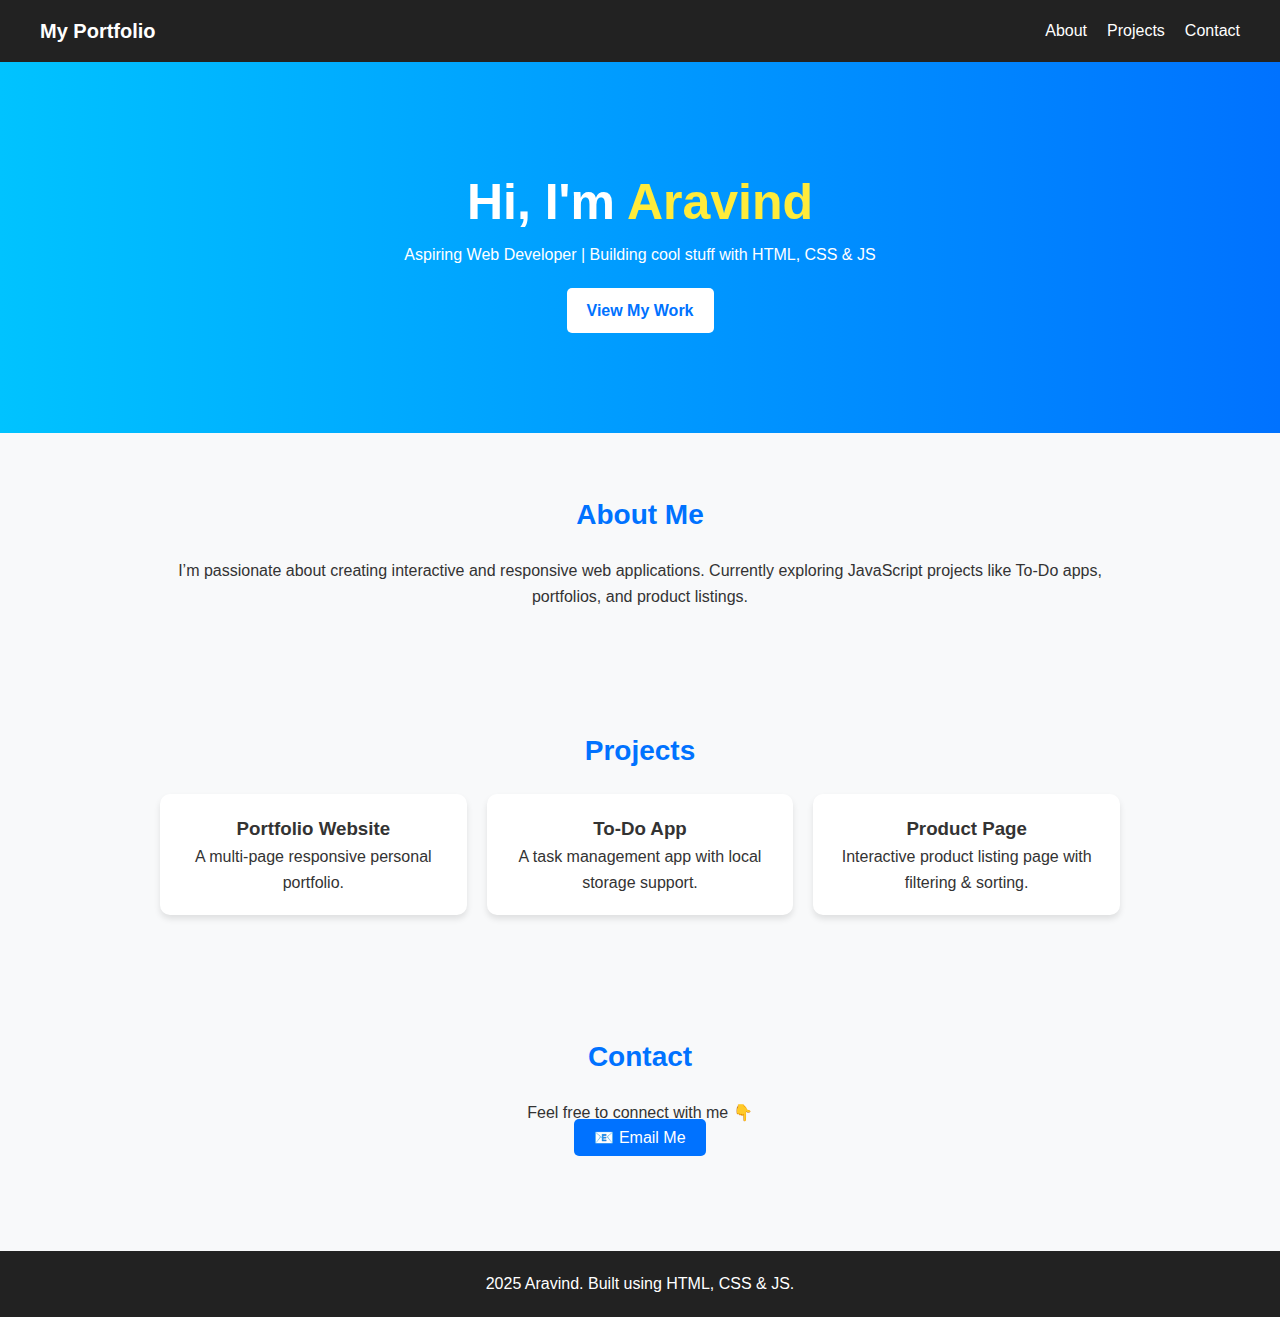
<file: index.html>
<!DOCTYPE html>
<html lang="en">
<head>
  <meta charset="UTF-8">
  <meta name="viewport" content="width=device-width, initial-scale=1.0">
  <title>My Portfolio</title>
  <link rel="stylesheet" href="style.css">
</head>
<body>
  <!-- Navbar -->
  <header>
    <nav>
      <div class="logo">My Portfolio</div>
      <ul>
        <li><a href="#about">About</a></li>
        <li><a href="#projects">Projects</a></li>
        <li><a href="#contact">Contact</a></li>
      </ul>
    </nav>
  </header>

  <!-- Hero Section -->
  <section class="hero">
    <h1>Hi, I'm <span class="highlight">Aravind</span></h1>
    <p>Aspiring Web Developer | Building cool stuff with HTML, CSS & JS</p>
    <a href="#projects" class="btn">View My Work</a>
  </section>

  <!-- About Section -->
  <section id="about" class="section">
    <h2>About Me</h2>
    <p>
      I’m passionate about creating interactive and responsive web applications.  
      Currently exploring JavaScript projects like To-Do apps, portfolios, and product listings.
    </p>
  </section>

  <!-- Projects Section -->
  <section id="projects" class="section">
    <h2>Projects</h2>
    <div class="project-grid">
      <div class="project-card">
        <h3>Portfolio Website</h3>
        <p>A multi-page responsive personal portfolio.</p>
      </div>
      <div class="project-card">
        <h3>To-Do App</h3>
        <p>A task management app with local storage support.</p>
      </div>
      <div class="project-card">
        <h3>Product Page</h3>
        <p>Interactive product listing page with filtering & sorting.</p>
      </div>
    </div>
  </section>
  <!-- Contact Section -->
<section id="contact" class="section">
  <h2>Contact</h2>
  <p>Feel free to connect with me 👇</p>
  <a href="https://mail.google.com/mail/?view=cm&fs=1&to=nakshethram@gmail.com" target="_blank" class="btn">
  📧 Email Me
</a>
</section>
  <footer>
    <p> 2025 Aravind. Built using HTML, CSS & JS.</p>
  </footer>

  <script src="script.js"></script>
</body>
</html>
</file>
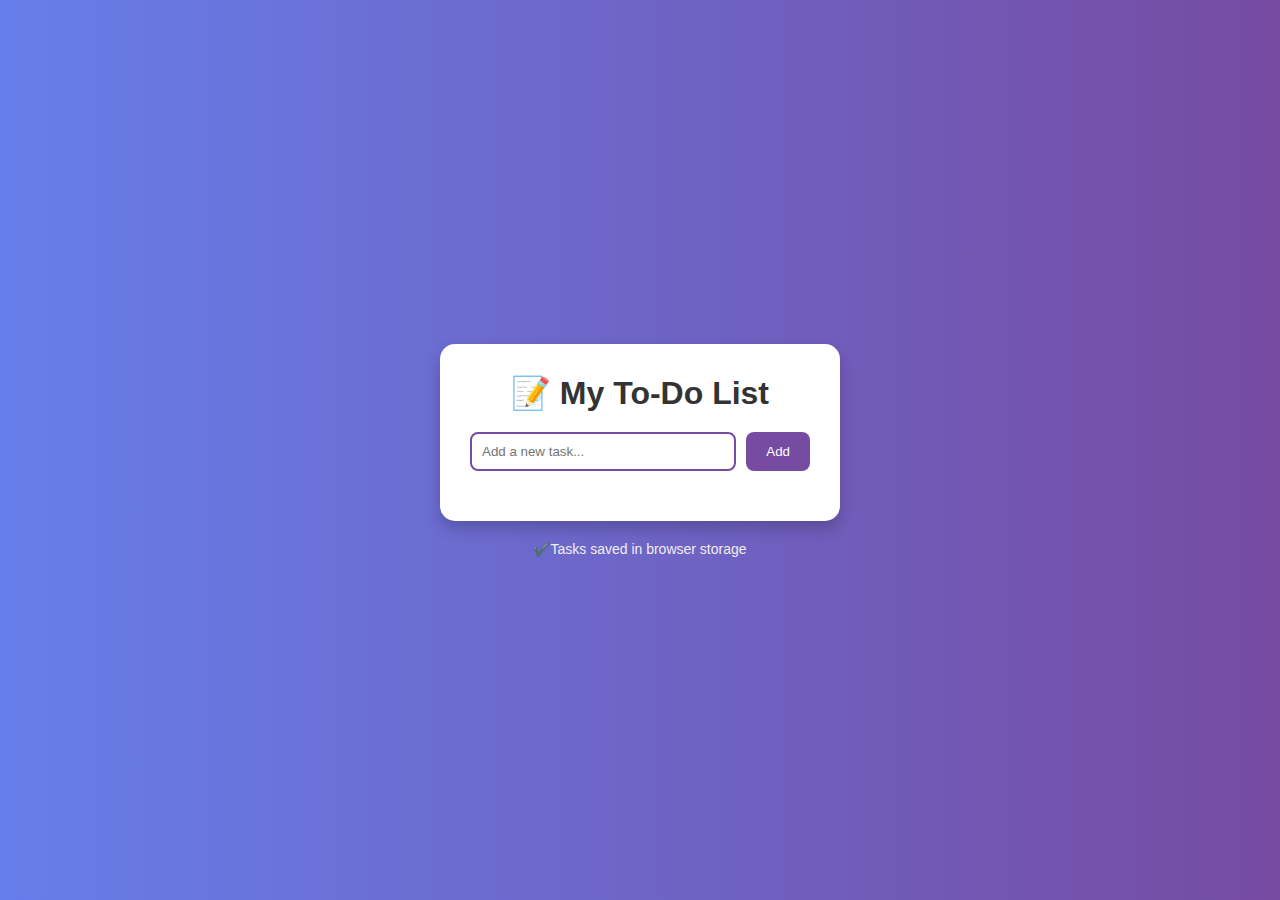
<file: todo.html>
<!DOCTYPE html>
<html lang="en">
<head>
  <meta charset="UTF-8">
  <meta name="viewport" content="width=device-width, initial-scale=1.0">
  <title>To-Do App</title>
  <link rel="stylesheet" href="todo.css">
</head>
<body>
  <div class="container">
    <h1>📝 My To-Do List</h1>
    
    <!-- Input -->
    <div class="input-box">
      <input type="text" id="taskInput" placeholder="Add a new task...">
      <button id="addTaskBtn">Add</button>
    </div>
    
    <!-- Tasks -->
    <ul id="taskList"></ul>
  </div>

  <footer>
    <p>✔️Tasks saved in browser storage</p>
  </footer>

  <script src="todo.js"></script>
</body>
</html>
</file>
<file: style.css>
/* Reset */
* {
  margin: 0;
  padding: 0;
  box-sizing: border-box;
  font-family: 'Poppins', sans-serif;
}

body {
  line-height: 1.6;
  background: #f8f9fa;
  color: #333;
}

/* Navbar */
header {
  background: #222;
  padding: 15px 40px;
  position: sticky;
  top: 0;
  z-index: 10;
}
nav {
  display: flex;
  justify-content: space-between;
  align-items: center;
}
nav .logo {
  color: #fff;
  font-size: 20px;
  font-weight: bold;
}
nav ul {
  display: flex;
  list-style: none;
}
nav ul li {
  margin-left: 20px;
}
nav ul li a {
  text-decoration: none;
  color: #fff;
  transition: color 0.3s;
}
nav ul li a:hover {
  color: #00c3ff;
}

/* Hero */
.hero {
  text-align: center;
  padding: 100px 20px;
  background: linear-gradient(to right, #00c3ff, #0072ff);
  color: white;
}
.hero h1 {
  font-size: 50px;
}
.hero .highlight {
  color: #ffeb3b;
}
.hero .btn {
  display: inline-block;
  margin-top: 20px;
  padding: 10px 20px;
  background: #fff;
  color: #0072ff;
  border-radius: 5px;
  text-decoration: none;
  font-weight: bold;
  transition: 0.3s;
}
.hero .btn:hover {
  background: #ffeb3b;
}

/* Sections */
.section {
  padding: 60px 20px;
  max-width: 1000px;
  margin: auto;
  text-align: center;
}
.section h2 {
  font-size: 28px;
  margin-bottom: 20px;
  color: #0072ff;
}

/* Projects */
.project-grid {
  display: grid;
  grid-template-columns: repeat(auto-fit, minmax(250px, 1fr));
  gap: 20px;
}
.project-card {
  padding: 20px;
  background: white;
  border-radius: 10px;
  box-shadow: 0 4px 6px rgba(0,0,0,0.1);
  transition: transform 0.3s;
}
.project-card:hover {
  transform: translateY(-5px);
}

/* Contact */
#contact .btn {
  margin-top: 10px;
  padding: 10px 20px;
  background: #0072ff;
  color: white;
  text-decoration: none;
  border-radius: 5px;
}
#contact .btn:hover {
  background: #00c3ff;
}

/* Footer */
footer {
  background: #222;
  color: white;
  text-align: center;
  padding: 20px;
  margin-top: 40px;
}
</file>
<file: todo.css>
/* Reset */
* {
  margin: 0;
  padding: 0;
  box-sizing: border-box;
  font-family: 'Poppins', sans-serif;
}

body {
  background: linear-gradient(to right, #667eea, #764ba2);
  min-height: 100vh;
  display: flex;
  align-items: center;
  justify-content: center;
  flex-direction: column;
  color: #fff;
}

.container {
  background: #fff;
  color: #333;
  padding: 30px;
  border-radius: 15px;
  box-shadow: 0 8px 16px rgba(0,0,0,0.2);
  width: 400px;
  text-align: center;
}

h1 {
  margin-bottom: 20px;
}

/* Input */
.input-box {
  display: flex;
  justify-content: space-between;
  margin-bottom: 20px;
}
.input-box input {
  flex: 1;
  padding: 10px;
  border: 2px solid #764ba2;
  border-radius: 8px;
  outline: none;
}
.input-box button {
  margin-left: 10px;
  padding: 10px 20px;
  border: none;
  background: #764ba2;
  color: #fff;
  border-radius: 8px;
  cursor: pointer;
  transition: 0.3s;
}
.input-box button:hover {
  background: #667eea;
}

/* Task List */
#taskList {
  list-style: none;
  max-height: 300px;
  overflow-y: auto;
  padding-right: 5px;
}
.task {
  background: #f4f4f4;
  color: #333;
  padding: 12px;
  border-radius: 8px;
  margin-bottom: 10px;
  display: flex;
  justify-content: space-between;
  align-items: center;
  transition: 0.3s;
}
.task.completed {
  text-decoration: line-through;
  color: #888;
  background: #e0e0e0;
}
.task button {
  border: none;
  background: none;
  font-size: 18px;
  cursor: pointer;
  transition: 0.2s;
}
.task button:hover {
  color: #764ba2;
}

/* Footer */
footer {
  margin-top: 20px;
  font-size: 14px;
  color: #eee;
}
</file>
